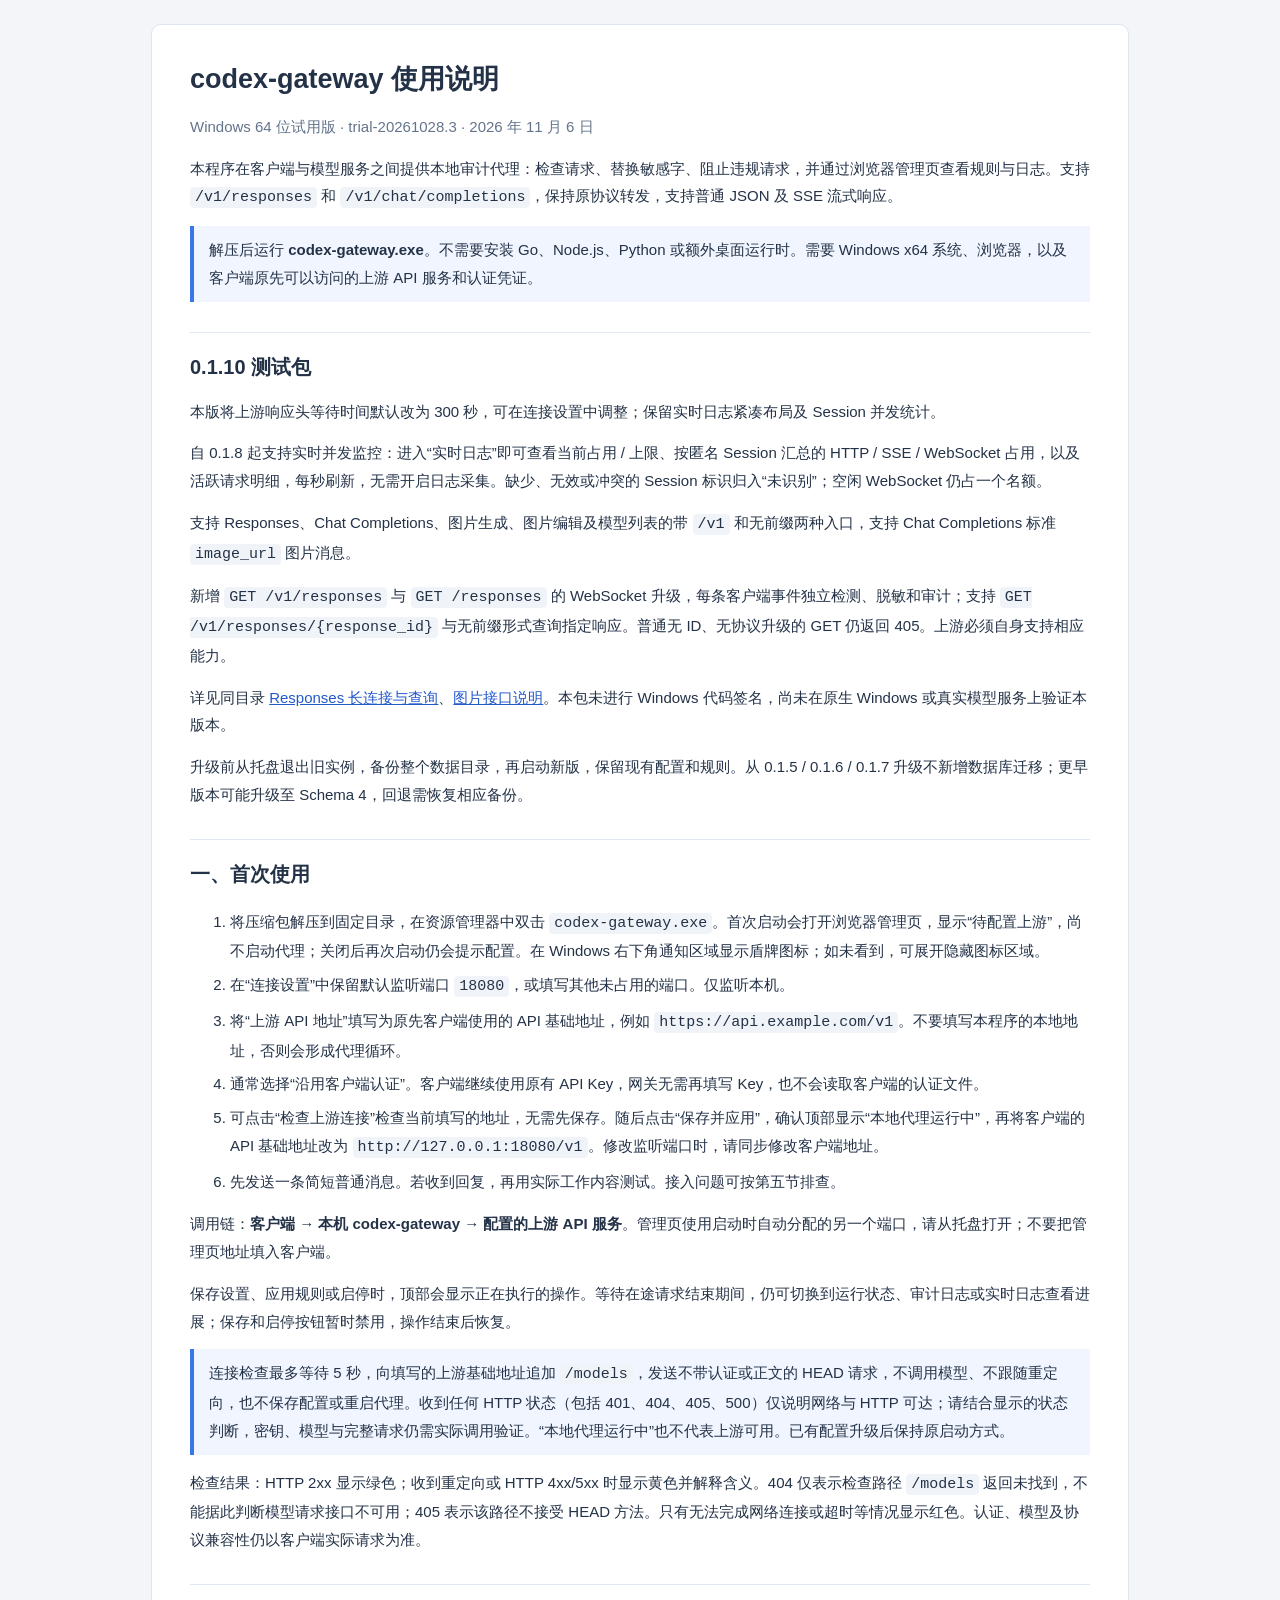
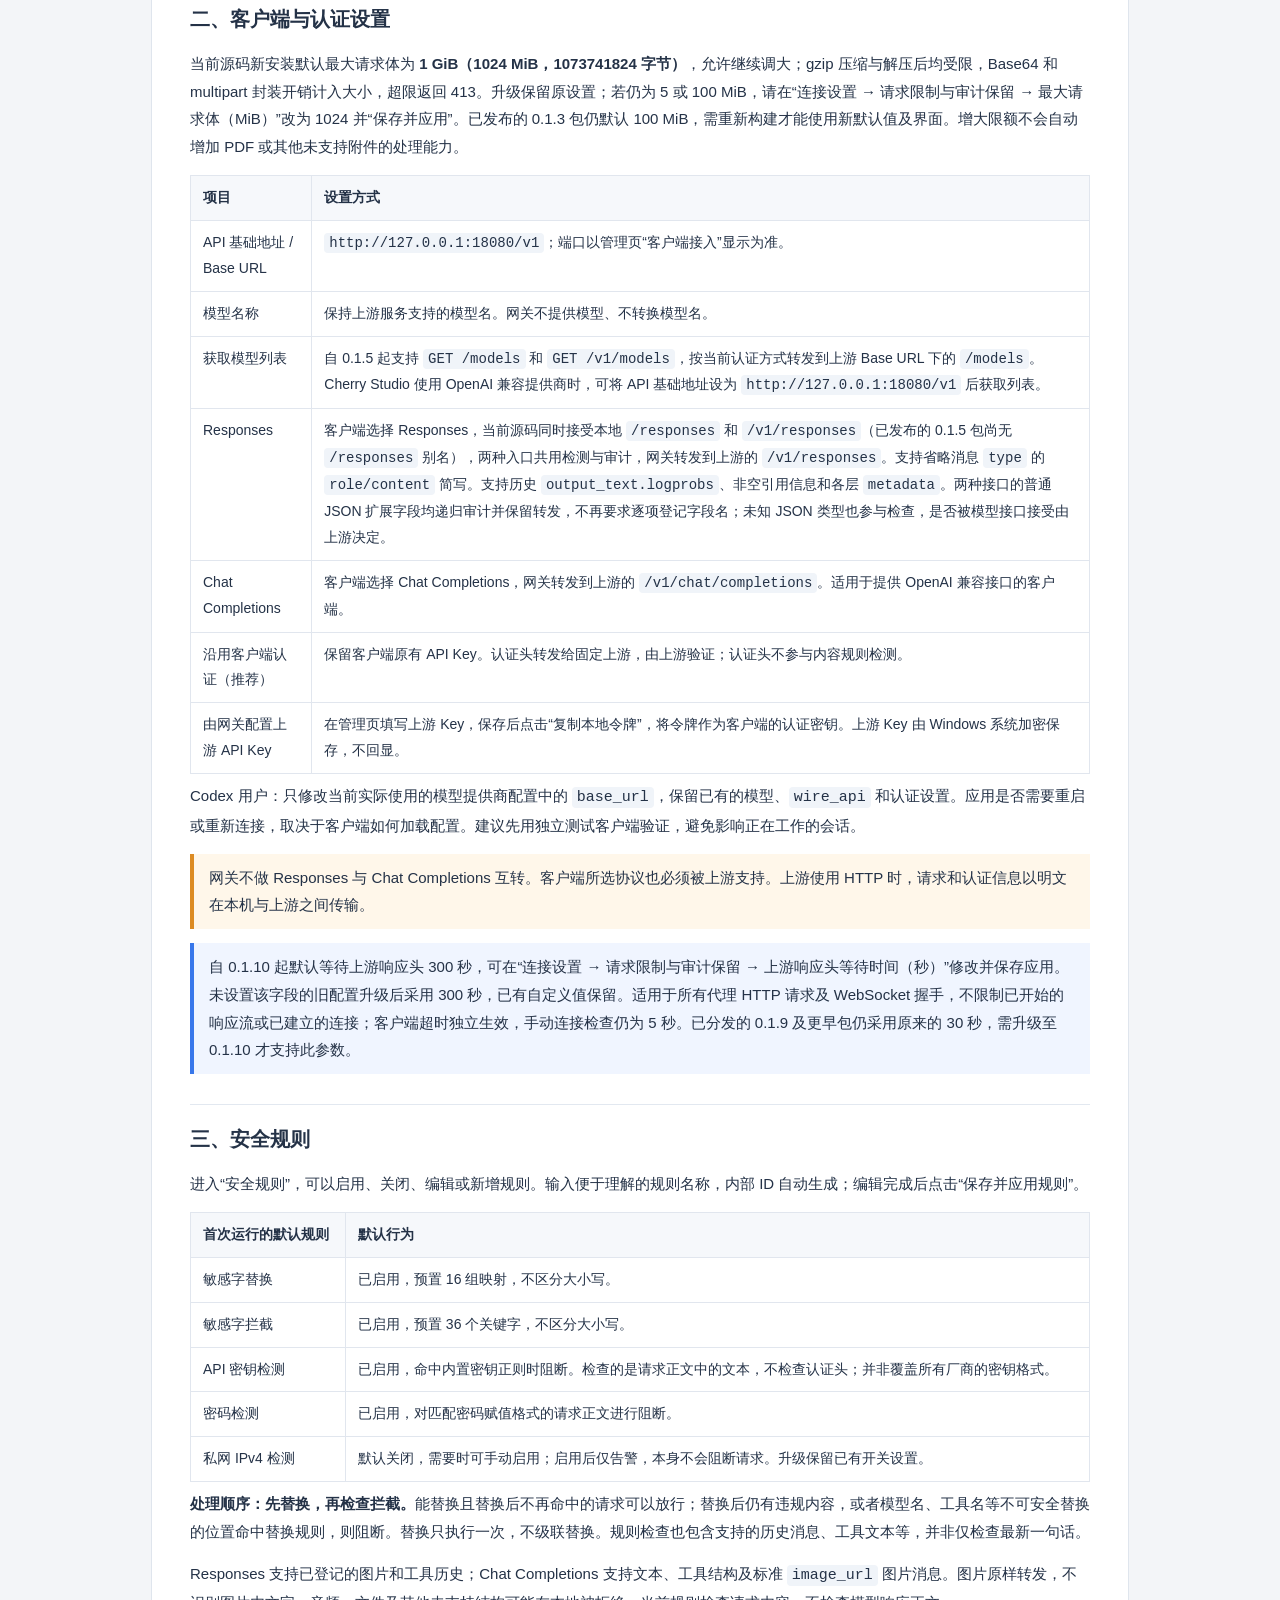
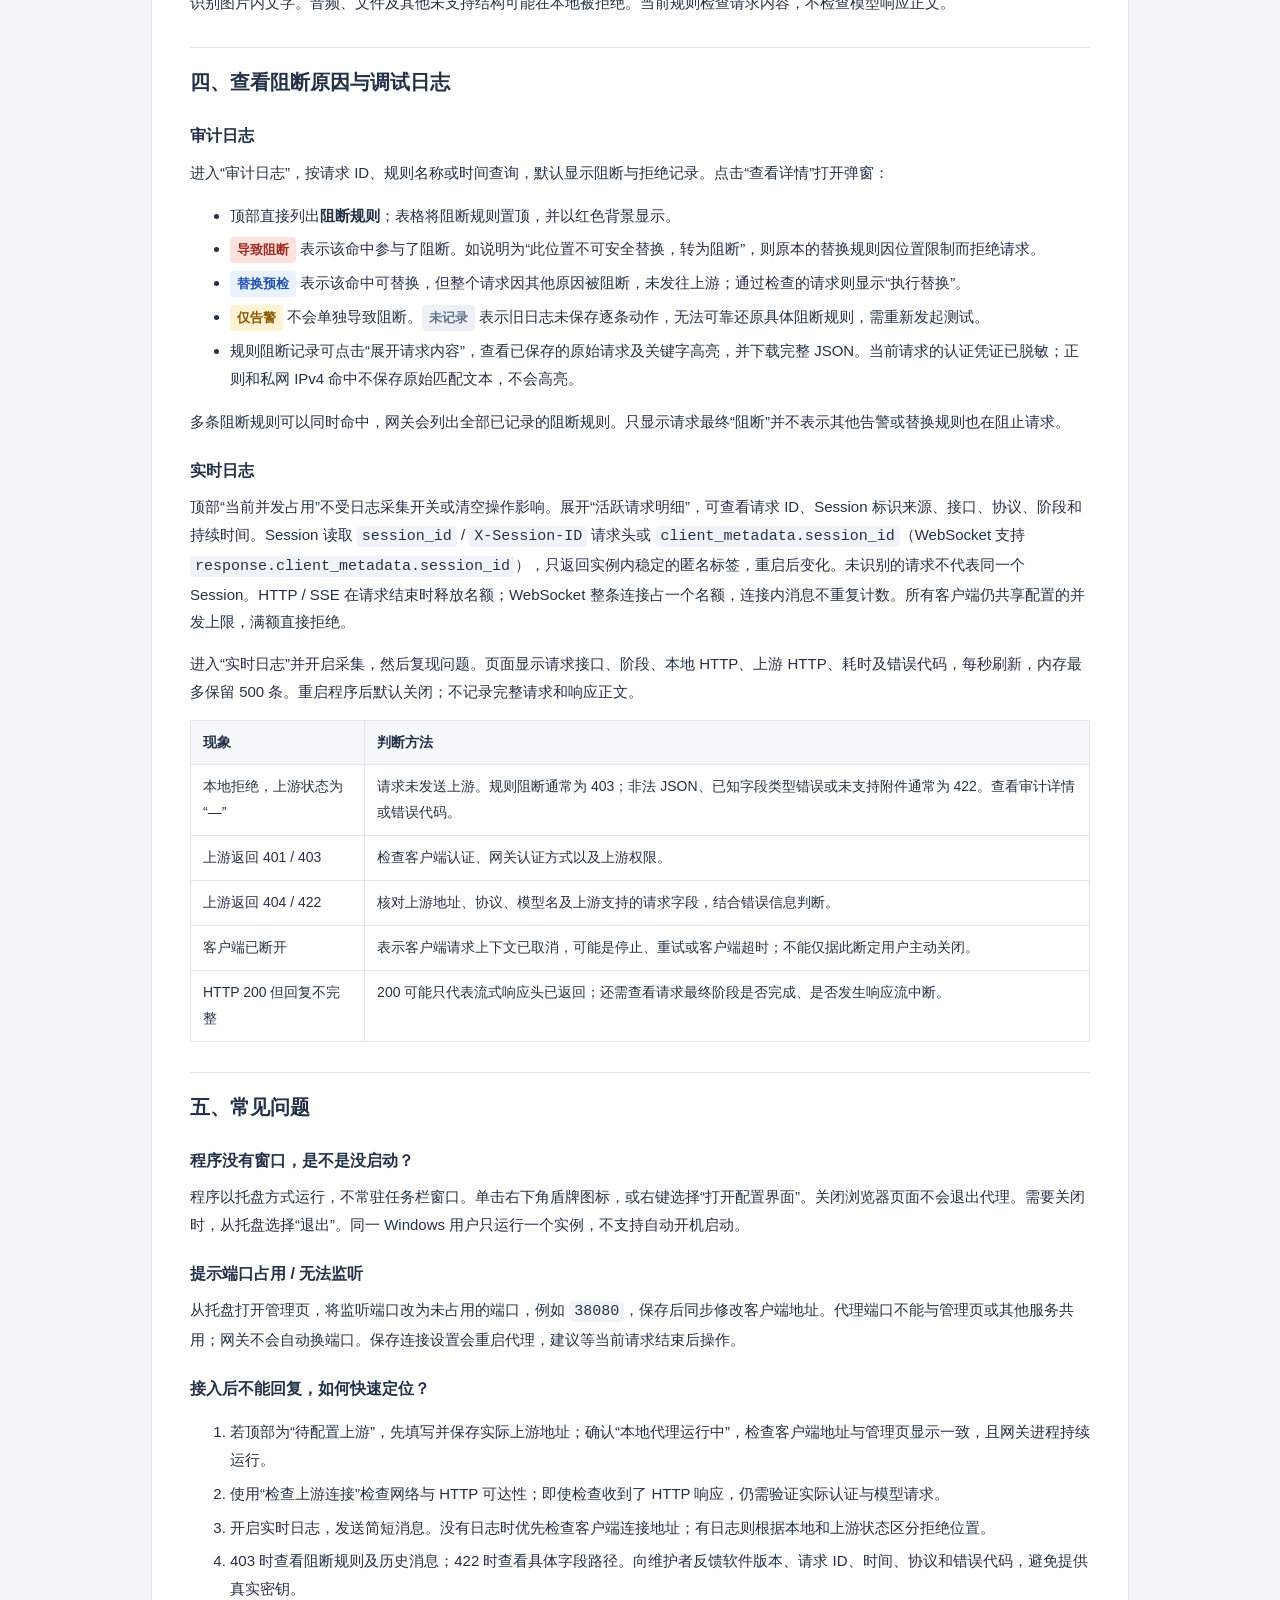
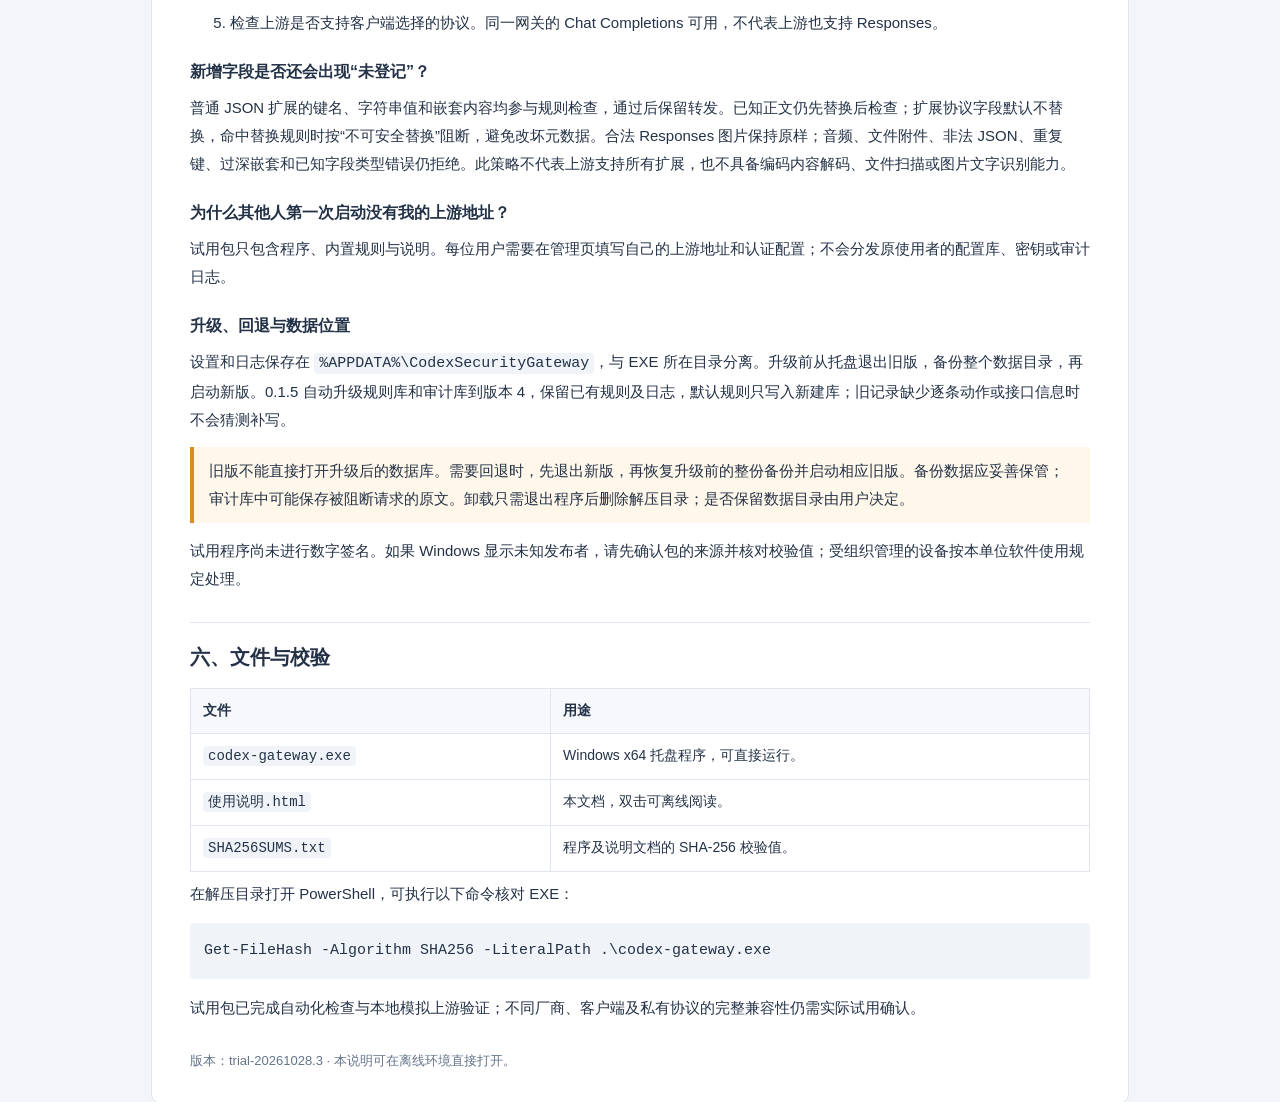
<file: docs/windows-trial-guide.html>
<!doctype html>
<html lang="zh-CN">
<head>
<meta charset="utf-8">
<meta name="viewport" content="width=device-width, initial-scale=1">
<title>codex-gateway 使用说明</title>
<style>
body{font:15px/1.85 "Segoe UI","Microsoft YaHei",sans-serif;color:#243247;background:#f3f5f8;margin:0}main{max-width:900px;margin:24px auto;background:#fff;padding:30px 38px;border:1px solid #dfe5ed;border-radius:10px}h1{font-size:27px;margin:0}h2{font-size:20px;margin:30px 0 12px;padding-top:16px;border-top:1px solid #e2e8f0}h3{font-size:16px;margin:20px 0 8px}p{margin:8px 0 14px}li{margin:6px 0}code,pre{font-family:Consolas,"Microsoft YaHei",monospace;background:#f0f4f9;border-radius:4px}code{padding:2px 5px;overflow-wrap:anywhere}pre{padding:14px;white-space:pre-wrap;overflow-wrap:anywhere}table{border-collapse:collapse;width:100%;font-size:14px}th,td{border:1px solid #e1e6ee;padding:9px 12px;text-align:left;vertical-align:top}th{background:#f6f8fb}.intro{color:#64748b}.note{border-left:4px solid #3877ea;padding:10px 15px;background:#f0f5ff}.warn{border-left:4px solid #dc8b23;padding:10px 15px;background:#fff7ea}.tag{display:inline-block;padding:1px 7px;border-radius:4px;font-size:13px;font-weight:600}.red{color:#a12821;background:#fee1dc}.blue{color:#2454b0;background:#eaf1ff}.gold{color:#8a5700;background:#fff3d3}.grey{color:#64748b;background:#edf1f5}a{color:#2459cb}footer{color:#64748b;font-size:13px;margin-top:28px}@media(max-width:650px){main{margin:0;border:0;border-radius:0;padding:22px 16px}table{font-size:13px}th,td{padding:7px}}
</style>
</head>
<body><main>
<h1>codex-gateway 使用说明</h1>
<p class="intro">Windows 64 位试用版 · trial-20261028.3 · 2026 年 11 月 6 日</p>
<p>本程序在客户端与模型服务之间提供本地审计代理：检查请求、替换敏感字、阻止违规请求，并通过浏览器管理页查看规则与日志。支持 <code>/v1/responses</code> 和 <code>/v1/chat/completions</code>，保持原协议转发，支持普通 JSON 及 SSE 流式响应。</p>
<p class="note">解压后运行 <strong>codex-gateway.exe</strong>。不需要安装 Go、Node.js、Python 或额外桌面运行时。需要 Windows x64 系统、浏览器，以及客户端原先可以访问的上游 API 服务和认证凭证。</p>

<h2>0.1.10 测试包</h2>
<p>本版将上游响应头等待时间默认改为 300 秒，可在连接设置中调整；保留实时日志紧凑布局及 Session 并发统计。</p>
<p>自 0.1.8 起支持实时并发监控：进入“实时日志”即可查看当前占用 / 上限、按匿名 Session 汇总的 HTTP / SSE / WebSocket 占用，以及活跃请求明细，每秒刷新，无需开启日志采集。缺少、无效或冲突的 Session 标识归入“未识别”；空闲 WebSocket 仍占一个名额。</p>
<p>支持 Responses、Chat Completions、图片生成、图片编辑及模型列表的带 <code>/v1</code> 和无前缀两种入口，支持 Chat Completions 标准 <code>image_url</code> 图片消息。</p>
<p>新增 <code>GET /v1/responses</code> 与 <code>GET /responses</code> 的 WebSocket 升级，每条客户端事件独立检测、脱敏和审计；支持 <code>GET /v1/responses/{response_id}</code> 与无前缀形式查询指定响应。普通无 ID、无协议升级的 GET 仍返回 405。上游必须自身支持相应能力。</p>
<p>详见同目录 <a href="responses-websocket.md">Responses 长连接与查询</a>、<a href="image-endpoints.md">图片接口说明</a>。本包未进行 Windows 代码签名，尚未在原生 Windows 或真实模型服务上验证本版本。</p>
<p>升级前从托盘退出旧实例，备份整个数据目录，再启动新版，保留现有配置和规则。从 0.1.5 / 0.1.6 / 0.1.7 升级不新增数据库迁移；更早版本可能升级至 Schema 4，回退需恢复相应备份。</p>

<h2>一、首次使用</h2>
<ol>
<li>将压缩包解压到固定目录，在资源管理器中双击 <code>codex-gateway.exe</code>。首次启动会打开浏览器管理页，显示“待配置上游”，尚不启动代理；关闭后再次启动仍会提示配置。在 Windows 右下角通知区域显示盾牌图标；如未看到，可展开隐藏图标区域。</li>
<li>在“连接设置”中保留默认监听端口 <code>18080</code>，或填写其他未占用的端口。仅监听本机。</li>
<li>将“上游 API 地址”填写为原先客户端使用的 API 基础地址，例如 <code>https://api.example.com/v1</code>。不要填写本程序的本地地址，否则会形成代理循环。</li>
<li>通常选择“沿用客户端认证”。客户端继续使用原有 API Key，网关无需再填写 Key，也不会读取客户端的认证文件。</li>
<li>可点击“检查上游连接”检查当前填写的地址，无需先保存。随后点击“保存并应用”，确认顶部显示“本地代理运行中”，再将客户端的 API 基础地址改为 <code>http://127.0.0.1:18080/v1</code>。修改监听端口时，请同步修改客户端地址。</li>
<li>先发送一条简短普通消息。若收到回复，再用实际工作内容测试。接入问题可按第五节排查。</li>
</ol>
<p>调用链：<strong>客户端 → 本机 codex-gateway → 配置的上游 API 服务</strong>。管理页使用启动时自动分配的另一个端口，请从托盘打开；不要把管理页地址填入客户端。</p>
<p>保存设置、应用规则或启停时，顶部会显示正在执行的操作。等待在途请求结束期间，仍可切换到运行状态、审计日志或实时日志查看进展；保存和启停按钮暂时禁用，操作结束后恢复。</p>
<p class="note">连接检查最多等待 5 秒，向填写的上游基础地址追加 <code>/models</code>，发送不带认证或正文的 HEAD 请求，不调用模型、不跟随重定向，也不保存配置或重启代理。收到任何 HTTP 状态（包括 401、404、405、500）仅说明网络与 HTTP 可达；请结合显示的状态判断，密钥、模型与完整请求仍需实际调用验证。“本地代理运行中”也不代表上游可用。已有配置升级后保持原启动方式。</p>

<p>检查结果：HTTP 2xx 显示绿色；收到重定向或 HTTP 4xx/5xx 时显示黄色并解释含义。404 仅表示检查路径 <code>/models</code> 返回未找到，不能据此判断模型请求接口不可用；405 表示该路径不接受 HEAD 方法。只有无法完成网络连接或超时等情况显示红色。认证、模型及协议兼容性仍以客户端实际请求为准。</p>

<h2>二、客户端与认证设置</h2>
<p>当前源码新安装默认最大请求体为 <strong>1 GiB（1024 MiB，1073741824 字节）</strong>，允许继续调大；gzip 压缩与解压后均受限，Base64 和 multipart 封装开销计入大小，超限返回 413。升级保留原设置；若仍为 5 或 100 MiB，请在“连接设置 → 请求限制与审计保留 → 最大请求体（MiB）”改为 1024 并“保存并应用”。已发布的 0.1.3 包仍默认 100 MiB，需重新构建才能使用新默认值及界面。增大限额不会自动增加 PDF 或其他未支持附件的处理能力。</p>
<table><thead><tr><th>项目</th><th>设置方式</th></tr></thead><tbody>
<tr><td>API 基础地址 / Base URL</td><td><code>http://127.0.0.1:18080/v1</code>；端口以管理页“客户端接入”显示为准。</td></tr>
<tr><td>模型名称</td><td>保持上游服务支持的模型名。网关不提供模型、不转换模型名。</td></tr>
<tr><td>获取模型列表</td><td>自 0.1.5 起支持 <code>GET /models</code> 和 <code>GET /v1/models</code>，按当前认证方式转发到上游 Base URL 下的 <code>/models</code>。Cherry Studio 使用 OpenAI 兼容提供商时，可将 API 基础地址设为 <code>http://127.0.0.1:18080/v1</code> 后获取列表。</td></tr>
<tr><td>Responses</td><td>客户端选择 Responses，当前源码同时接受本地 <code>/responses</code> 和 <code>/v1/responses</code>（已发布的 0.1.5 包尚无 <code>/responses</code> 别名），两种入口共用检测与审计，网关转发到上游的 <code>/v1/responses</code>。支持省略消息 <code>type</code> 的 <code>role/content</code> 简写。支持历史 <code>output_text.logprobs</code>、非空引用信息和各层 <code>metadata</code>。两种接口的普通 JSON 扩展字段均递归审计并保留转发，不再要求逐项登记字段名；未知 JSON 类型也参与检查，是否被模型接口接受由上游决定。</td></tr>
<tr><td>Chat Completions</td><td>客户端选择 Chat Completions，网关转发到上游的 <code>/v1/chat/completions</code>。适用于提供 OpenAI 兼容接口的客户端。</td></tr>
<tr><td>沿用客户端认证（推荐）</td><td>保留客户端原有 API Key。认证头转发给固定上游，由上游验证；认证头不参与内容规则检测。</td></tr>
<tr><td>由网关配置上游 API Key</td><td>在管理页填写上游 Key，保存后点击“复制本地令牌”，将令牌作为客户端的认证密钥。上游 Key 由 Windows 系统加密保存，不回显。</td></tr>
</tbody></table>
<p>Codex 用户：只修改当前实际使用的模型提供商配置中的 <code>base_url</code>，保留已有的模型、<code>wire_api</code> 和认证设置。应用是否需要重启或重新连接，取决于客户端如何加载配置。建议先用独立测试客户端验证，避免影响正在工作的会话。</p>
<p class="warn">网关不做 Responses 与 Chat Completions 互转。客户端所选协议也必须被上游支持。上游使用 HTTP 时，请求和认证信息以明文在本机与上游之间传输。</p>

<p class="note">自 0.1.10 起默认等待上游响应头 300 秒，可在“连接设置 → 请求限制与审计保留 → 上游响应头等待时间（秒）”修改并保存应用。未设置该字段的旧配置升级后采用 300 秒，已有自定义值保留。适用于所有代理 HTTP 请求及 WebSocket 握手，不限制已开始的响应流或已建立的连接；客户端超时独立生效，手动连接检查仍为 5 秒。已分发的 0.1.9 及更早包仍采用原来的 30 秒，需升级至 0.1.10 才支持此参数。</p>

<h2>三、安全规则</h2>
<p>进入“安全规则”，可以启用、关闭、编辑或新增规则。输入便于理解的规则名称，内部 ID 自动生成；编辑完成后点击“保存并应用规则”。</p>
<table><thead><tr><th>首次运行的默认规则</th><th>默认行为</th></tr></thead><tbody>
<tr><td>敏感字替换</td><td>已启用，预置 16 组映射，不区分大小写。</td></tr>
<tr><td>敏感字拦截</td><td>已启用，预置 36 个关键字，不区分大小写。</td></tr>
<tr><td>API 密钥检测</td><td>已启用，命中内置密钥正则时阻断。检查的是请求正文中的文本，不检查认证头；并非覆盖所有厂商的密钥格式。</td></tr>
<tr><td>密码检测</td><td>已启用，对匹配密码赋值格式的请求正文进行阻断。</td></tr>
<tr><td>私网 IPv4 检测</td><td>默认关闭，需要时可手动启用；启用后仅告警，本身不会阻断请求。升级保留已有开关设置。</td></tr>
</tbody></table>
<p><strong>处理顺序：先替换，再检查拦截。</strong>能替换且替换后不再命中的请求可以放行；替换后仍有违规内容，或者模型名、工具名等不可安全替换的位置命中替换规则，则阻断。替换只执行一次，不级联替换。规则检查也包含支持的历史消息、工具文本等，并非仅检查最新一句话。</p>
<p>Responses 支持已登记的图片和工具历史；Chat Completions 支持文本、工具结构及标准 <code>image_url</code> 图片消息。图片原样转发，不识别图片内文字。音频、文件及其他未支持结构可能在本地被拒绝。当前规则检查请求内容，不检查模型响应正文。</p>

<h2>四、查看阻断原因与调试日志</h2>
<h3>审计日志</h3>
<p>进入“审计日志”，按请求 ID、规则名称或时间查询，默认显示阻断与拒绝记录。点击“查看详情”打开弹窗：</p>
<ul>
<li>顶部直接列出<strong>阻断规则</strong>；表格将阻断规则置顶，并以红色背景显示。</li>
<li><span class="tag red">导致阻断</span> 表示该命中参与了阻断。如说明为“此位置不可安全替换，转为阻断”，则原本的替换规则因位置限制而拒绝请求。</li>
<li><span class="tag blue">替换预检</span> 表示该命中可替换，但整个请求因其他原因被阻断，未发往上游；通过检查的请求则显示“执行替换”。</li>
<li><span class="tag gold">仅告警</span> 不会单独导致阻断。<span class="tag grey">未记录</span> 表示旧日志未保存逐条动作，无法可靠还原具体阻断规则，需重新发起测试。</li>
<li>规则阻断记录可点击“展开请求内容”，查看已保存的原始请求及关键字高亮，并下载完整 JSON。当前请求的认证凭证已脱敏；正则和私网 IPv4 命中不保存原始匹配文本，不会高亮。</li>
</ul>
<p>多条阻断规则可以同时命中，网关会列出全部已记录的阻断规则。只显示请求最终“阻断”并不表示其他告警或替换规则也在阻止请求。</p>
<h3>实时日志</h3>
<p>顶部“当前并发占用”不受日志采集开关或清空操作影响。展开“活跃请求明细”，可查看请求 ID、Session 标识来源、接口、协议、阶段和持续时间。Session 读取 <code>session_id</code> / <code>X-Session-ID</code> 请求头或 <code>client_metadata.session_id</code>（WebSocket 支持 <code>response.client_metadata.session_id</code>），只返回实例内稳定的匿名标签，重启后变化。未识别的请求不代表同一个 Session。HTTP / SSE 在请求结束时释放名额；WebSocket 整条连接占一个名额，连接内消息不重复计数。所有客户端仍共享配置的并发上限，满额直接拒绝。</p>
<p>进入“实时日志”并开启采集，然后复现问题。页面显示请求接口、阶段、本地 HTTP、上游 HTTP、耗时及错误代码，每秒刷新，内存最多保留 500 条。重启程序后默认关闭；不记录完整请求和响应正文。</p>
<table><thead><tr><th>现象</th><th>判断方法</th></tr></thead><tbody>
<tr><td>本地拒绝，上游状态为“—”</td><td>请求未发送上游。规则阻断通常为 403；非法 JSON、已知字段类型错误或未支持附件通常为 422。查看审计详情或错误代码。</td></tr>
<tr><td>上游返回 401 / 403</td><td>检查客户端认证、网关认证方式以及上游权限。</td></tr>
<tr><td>上游返回 404 / 422</td><td>核对上游地址、协议、模型名及上游支持的请求字段，结合错误信息判断。</td></tr>
<tr><td>客户端已断开</td><td>表示客户端请求上下文已取消，可能是停止、重试或客户端超时；不能仅据此断定用户主动关闭。</td></tr>
<tr><td>HTTP 200 但回复不完整</td><td>200 可能只代表流式响应头已返回；还需查看请求最终阶段是否完成、是否发生响应流中断。</td></tr>
</tbody></table>

<h2>五、常见问题</h2>
<h3>程序没有窗口，是不是没启动？</h3>
<p>程序以托盘方式运行，不常驻任务栏窗口。单击右下角盾牌图标，或右键选择“打开配置界面”。关闭浏览器页面不会退出代理。需要关闭时，从托盘选择“退出”。同一 Windows 用户只运行一个实例，不支持自动开机启动。</p>
<h3>提示端口占用 / 无法监听</h3>
<p>从托盘打开管理页，将监听端口改为未占用的端口，例如 <code>38080</code>，保存后同步修改客户端地址。代理端口不能与管理页或其他服务共用；网关不会自动换端口。保存连接设置会重启代理，建议等当前请求结束后操作。</p>
<h3>接入后不能回复，如何快速定位？</h3>
<ol><li>若顶部为“待配置上游”，先填写并保存实际上游地址；确认“本地代理运行中”，检查客户端地址与管理页显示一致，且网关进程持续运行。</li><li>使用“检查上游连接”检查网络与 HTTP 可达性；即使检查收到了 HTTP 响应，仍需验证实际认证与模型请求。</li><li>开启实时日志，发送简短消息。没有日志时优先检查客户端连接地址；有日志则根据本地和上游状态区分拒绝位置。</li><li>403 时查看阻断规则及历史消息；422 时查看具体字段路径。向维护者反馈软件版本、请求 ID、时间、协议和错误代码，避免提供真实密钥。</li><li>检查上游是否支持客户端选择的协议。同一网关的 Chat Completions 可用，不代表上游也支持 Responses。</li></ol>
<h3>新增字段是否还会出现“未登记”？</h3>
<p>普通 JSON 扩展的键名、字符串值和嵌套内容均参与规则检查，通过后保留转发。已知正文仍先替换后检查；扩展协议字段默认不替换，命中替换规则时按“不可安全替换”阻断，避免改坏元数据。合法 Responses 图片保持原样；音频、文件附件、非法 JSON、重复键、过深嵌套和已知字段类型错误仍拒绝。此策略不代表上游支持所有扩展，也不具备编码内容解码、文件扫描或图片文字识别能力。</p>
<h3>为什么其他人第一次启动没有我的上游地址？</h3>
<p>试用包只包含程序、内置规则与说明。每位用户需要在管理页填写自己的上游地址和认证配置；不会分发原使用者的配置库、密钥或审计日志。</p>
<h3>升级、回退与数据位置</h3>
<p>设置和日志保存在 <code>%APPDATA%\CodexSecurityGateway</code>，与 EXE 所在目录分离。升级前从托盘退出旧版，备份整个数据目录，再启动新版。0.1.5 自动升级规则库和审计库到版本 4，保留已有规则及日志，默认规则只写入新建库；旧记录缺少逐条动作或接口信息时不会猜测补写。</p>
<p class="warn">旧版不能直接打开升级后的数据库。需要回退时，先退出新版，再恢复升级前的整份备份并启动相应旧版。备份数据应妥善保管；审计库中可能保存被阻断请求的原文。卸载只需退出程序后删除解压目录；是否保留数据目录由用户决定。</p>
<p>试用程序尚未进行数字签名。如果 Windows 显示未知发布者，请先确认包的来源并核对校验值；受组织管理的设备按本单位软件使用规定处理。</p>

<h2>六、文件与校验</h2>
<table><thead><tr><th>文件</th><th>用途</th></tr></thead><tbody>
<tr><td><code>codex-gateway.exe</code></td><td>Windows x64 托盘程序，可直接运行。</td></tr>
<tr><td><code>使用说明.html</code></td><td>本文档，双击可离线阅读。</td></tr>
<tr><td><code>SHA256SUMS.txt</code></td><td>程序及说明文档的 SHA-256 校验值。</td></tr>
</tbody></table>
<p>在解压目录打开 PowerShell，可执行以下命令核对 EXE：</p>
<pre>Get-FileHash -Algorithm SHA256 -LiteralPath .\codex-gateway.exe</pre>
<p>试用包已完成自动化检查与本地模拟上游验证；不同厂商、客户端及私有协议的完整兼容性仍需实际试用确认。</p>
<footer>版本：trial-20261028.3 · 本说明可在离线环境直接打开。</footer>
</main></body></html>
</file>
